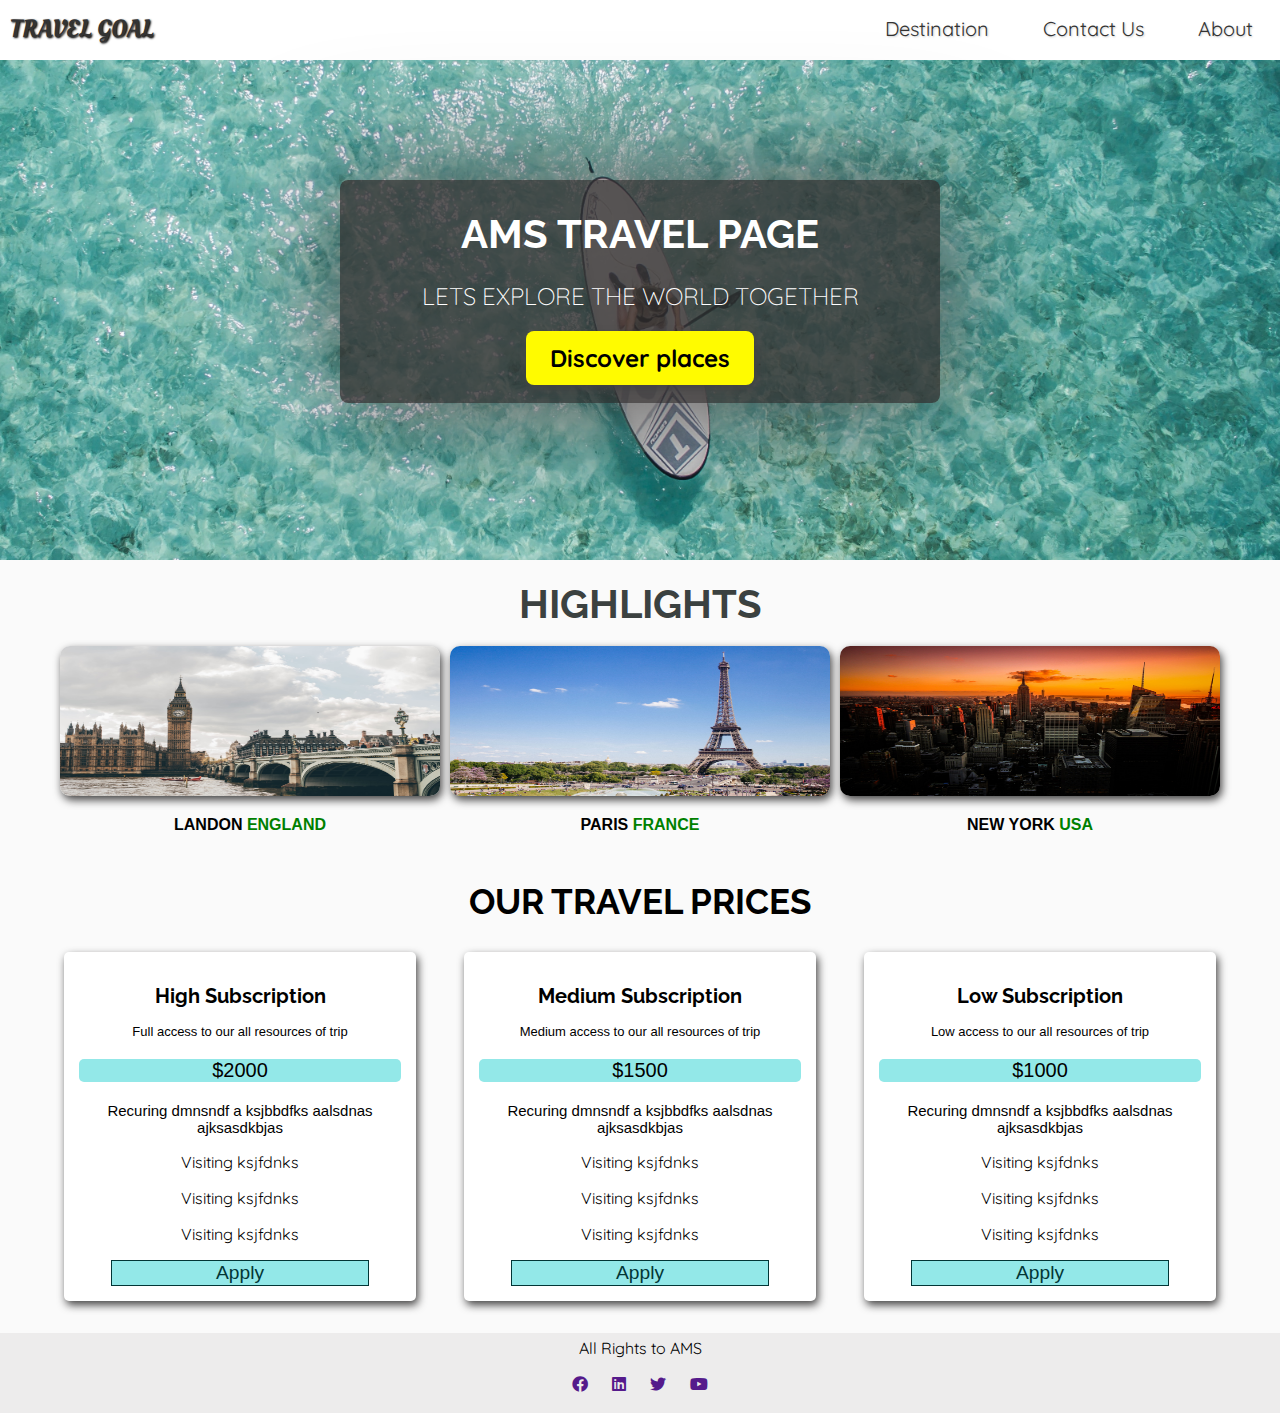
<file: index.html>
<!DOCTYPE html>
<html lang="en">
<head>
    <meta charset="UTF-8">
    <link href="https://fonts.googleapis.com/css2?family=Raleway:wght@700&family=Oleo+Script:wght@700&family=Quicksand:wght@300;500;700&display=swap" rel="stylesheet"/>
    <link rel="stylesheet" href="https://cdnjs.cloudflare.com/ajax/libs/font-awesome/5.15.4/css/all.min.css">
    <meta name="viewport" content="width=device-width, initial-scale=1.0">
    <title>Landing page</title>
    <link rel="stylesheet" href="style.css">
    <script src="/script.js"></script>
</head>

<body>
    <header>
        <div class="page-logo">
            <a href="#">Travel Goal</a>
        </div>
        <nav>
            <ul>
                <li>
                    <a href="places.html">Destination</a>
                </li>
                <li>
                    <a href="contact.html">Contact Us</a>
                </li>
                <li>
                    <a href="about.html">About</a>
                </li>

            </ul>
        </nav>
    </header>

    <main>
        <section class="hero">
            <div class="hero-content">
                <h1>AMS Travel Page </h1>
                <p>Lets explore the world together </p>
                <a href="places.html">Discover places</a>
            </div>                        
        </section>

        <section class="highlights">
            <h1> Highlights </h1>
            <ul class="destinations">
                <li class="destination">
                    <img src="/images/places/london.jpg" alt="">
                    <p>Landon <strong>England</strong></p>
                </li>
                <li class="destination">
                    <img src="/images/places/paris.jpg" alt="">
                    <p>Paris <strong>France</strong></p>
                </li>
                <li class="destination">
                    <img src="/images/places/new-york-city.jpg" alt="">
                    <p>New York <strong>USA</strong></p>
                </li>
            </ul>
        </section>

        <section class="prices">
            <div class="price-text">
                <h1> Our Travel Prices</h1>
            </div>

            <div class="all-cards">
                <div class="prices-card">
                    <div class="card-container">
                        <h2>High Subscription</h2>
                        <p class="card-info">Full access to our all resources of trip </p>
                        <p class="price">$2000</p>
                        <p class="price-info">Recuring dmnsndf a ksjbbdfks  aalsdnas ajksasdkbjas </p>
                    </div>
                    <div class="sub-details">
                        <div class="sub-feature">
                            <div class="icon"></div>
                            <p>Visiting ksjfdnks</p>
                        </div>
                        <div class="sub-feature">
                            <div class="icon"></div>
                            <p>Visiting ksjfdnks</p>
                        </div>
                        <div class="sub-feature">
                            <div class="icon"></div>
                            <p>Visiting ksjfdnks</p>
                        </div>
                    </div>
                    <div class="card-button">
                        <button>Apply</button>
                    </div>
                </div>
                <div class="prices-card">
                    <div class="card-container">
                        <h2>Medium Subscription</h2>
                        <p class="card-info">Medium access to our all resources of trip </p>
                        <p class="price">$1500</p>
                        <p class="price-info">Recuring dmnsndf a ksjbbdfks  aalsdnas ajksasdkbjas </p>
                    </div>
                    <div class="sub-details">
                        <div class="sub-feature">
                            <div class="icon"></div>
                            <p>Visiting ksjfdnks</p>
                        </div>
                        <div class="sub-feature">
                            <div class="icon"></div>
                            <p>Visiting ksjfdnks</p>
                        </div>
                        <div class="sub-feature">
                            <div class="icon"></div>
                            <p>Visiting ksjfdnks</p>
                        </div>
                    </div>
                    <div class="card-button">
                        <button>Apply</button>
                    </div>
                </div>
                <div class="prices-card">
                    <div class="card-container">
                        <h2>Low Subscription</h2>
                        <p class="card-info">Low access to our all resources of trip </p>
                        <p class="price">$1000</p>
                        <p class="price-info">Recuring dmnsndf a ksjbbdfks  aalsdnas ajksasdkbjas </p>
                    </div>
                    <div class="sub-details">
                        <div class="sub-feature">
                            <div class="icon"></div>
                            <p>Visiting ksjfdnks</p>
                        </div>
                        <div class="sub-feature">
                            <div class="icon"></div>
                            <p>Visiting ksjfdnks</p>
                        </div>
                        <div class="sub-feature">
                            <div class="icon"></div>
                            <p>Visiting ksjfdnks</p>
                        </div>
                    </div>
                    <div class="card-button">
                        <button>Apply</button>
                    </div>
                </div>
            </div>
        </section>
    </main>

    <footer class="footer">
        <p>All Rights to AMS</p>
        <div class="social-icons">
            <a href=""><li class="fab fa-facebook"></li></a>
            <a href=""><li class="fab fa-linkedin"></li></a>
            <a href=""><li class="fab fa-twitter"></li></a>
            <a href=""> <li class="fab fa-youtube"></li></a>
        </div>
    </footer>
</body>
</html>
</file>
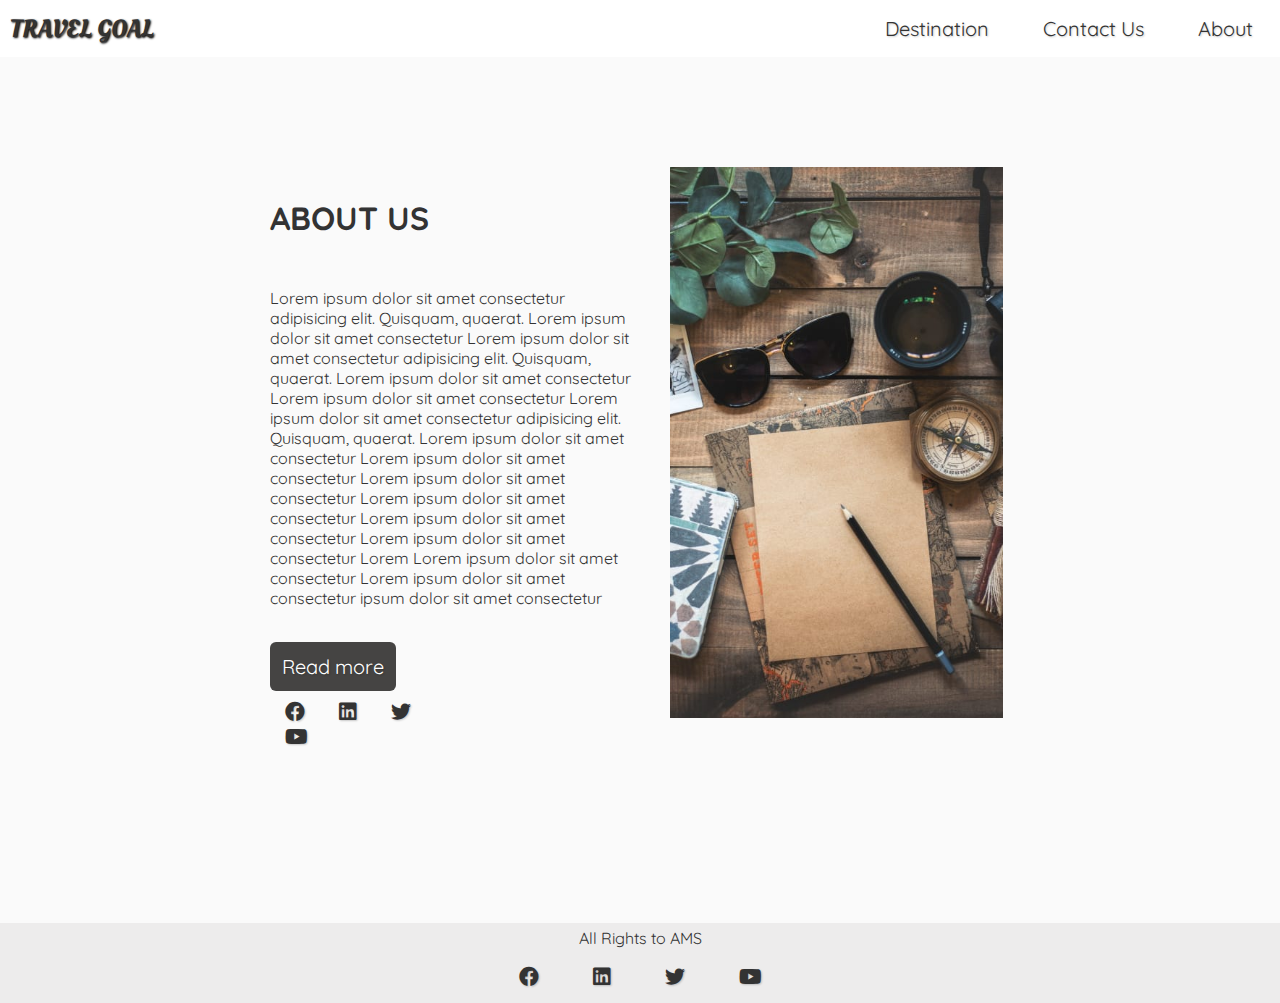
<file: about.html>
<!DOCTYPE html>
<html lang="en">
<head>
    <meta charset="UTF-8">
    <meta name="viewport" content="width=device-width, initial-scale=1.0">
    <link href="https://fonts.googleapis.com/css2?family=Raleway:wght@700&family=Oleo+Script:wght@700&family=Quicksand:wght@300;500;700&display=swap" rel="stylesheet"/>
    <link rel="stylesheet" href="https://cdnjs.cloudflare.com/ajax/libs/font-awesome/5.15.4/css/all.min.css">
    <title>About Us</title>
    <link rel="stylesheet" href="style.css">
    <script src="/script.js"></script>
</head>

<body>
    <header>
        <div class="page-logo">
            <a href="/index.html">Travel Goal</a>
        </div>
        <nav>
            <ul>
                <li>
                    <a href="places.html">Destination</a>
                </li>
                <li>
                    <a href="contact.html">Contact Us</a>
                </li>
                <li>
                    <a href="about.html">About</a>
                </li>
            </ul>
        </nav>
    <div class="about-page">
        <section class="about-us">
            <div class="about-paragraph">
                <div class="about-text">
                    <h1>ABOUT US</h1>
                    <p>Lorem ipsum dolor sit amet consectetur adipisicing elit. Quisquam, quaerat. Lorem ipsum dolor sit amet consectetur
                        Lorem ipsum dolor sit amet consectetur adipisicing elit. Quisquam, quaerat. Lorem ipsum dolor sit amet consectetur
                        Lorem ipsum dolor sit amet consectetur Lorem ipsum dolor sit amet consectetur adipisicing elit. Quisquam, quaerat. 
                        Lorem ipsum dolor sit amet consectetur Lorem ipsum dolor sit amet consectetur Lorem ipsum dolor sit amet consectetur 
                        Lorem ipsum dolor sit amet consectetur Lorem ipsum dolor sit amet consectetur Lorem ipsum dolor sit amet consectetur Lorem 
                        Lorem ipsum dolor sit amet consectetur Lorem ipsum dolor sit amet consectetur  ipsum dolor sit amet consectetur 
                    </p>
                </div>
                <div class="about-social">
                    <div class="read-more">
                        <a href="#">Read more</a>
                    </div>
                    
                    <div class="about-social-icons">
                        <a href=""><li class="fab fa-facebook"></li></a>
                        <a href=""><li class="fab fa-linkedin"></li></a>
                        <a href=""><li class="fab fa-twitter"></li></a>
                        <a href=""> <li class="fab fa-youtube"></li></a>
                    </div>
    
                </div>
            </div>
            
            <div class="about-img">
                <img src="/images/travelGoal.jpg" alt="">
            </div>
        </section>
    </div>
    
    <footer class="footer">
        <p>All Rights to AMS</p>
        <div class="social-icons">
            <a href=""><li class="fab fa-facebook"></li></a>
            <a href=""><li class="fab fa-linkedin"></li></a>
            <a href=""><li class="fab fa-twitter"></li></a>
            <a href=""> <li class="fab fa-youtube"></li></a>
        </div>
    </footer>
</body>
</html>
</file>
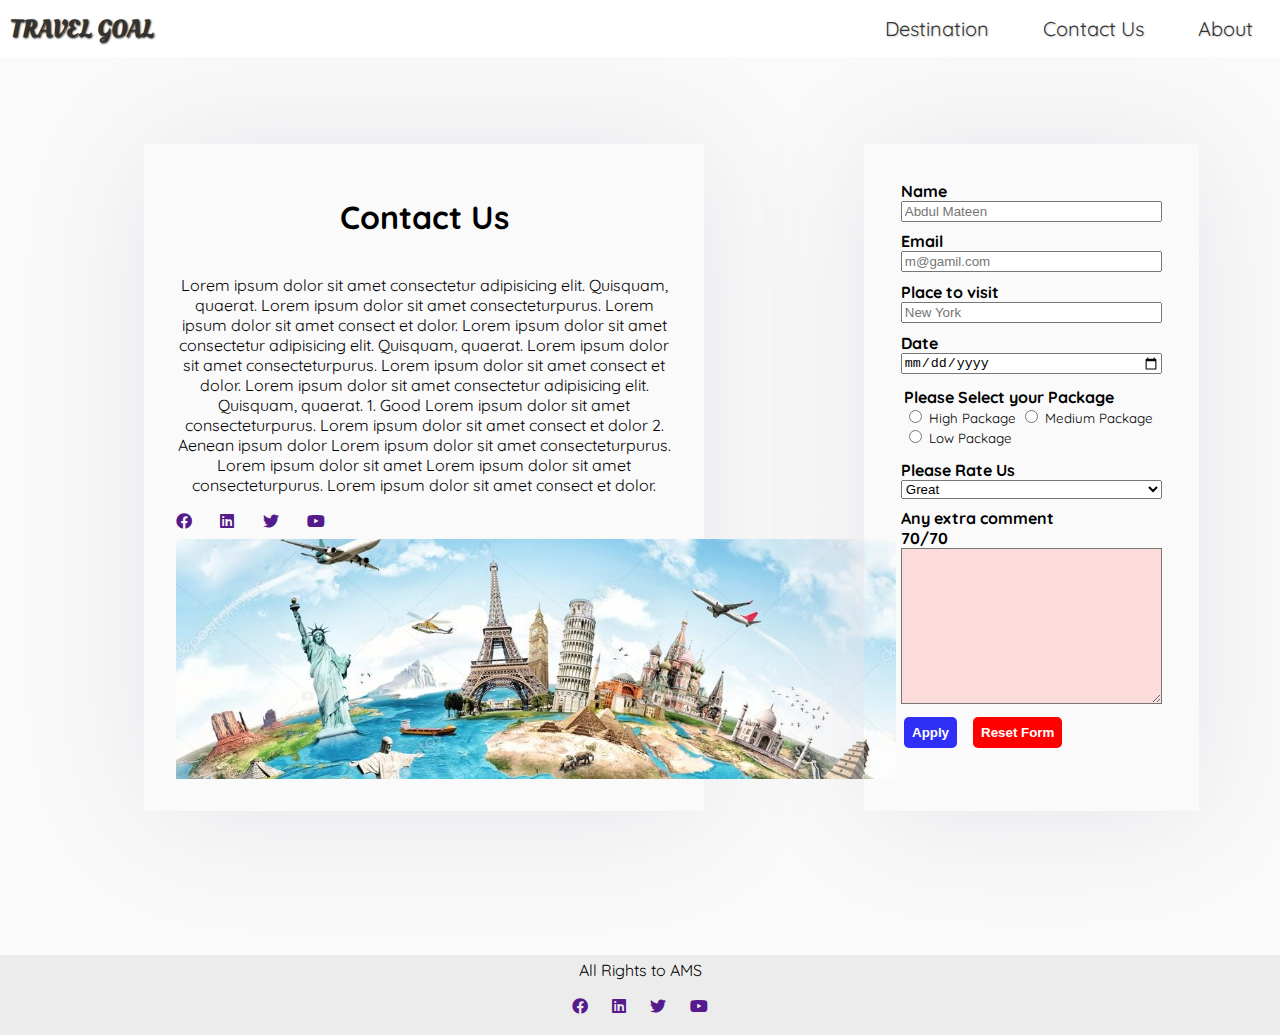
<file: contact.html>
<!DOCTYPE html>
<html lang="en">
<head>
    <meta charset="UTF-8">
    <link href="https://fonts.googleapis.com/css2?family=Raleway:wght@700&family=Oleo+Script:wght@700&family=Quicksand:wght@300;500;700&display=swap" rel="stylesheet"/>
    <link rel="stylesheet" href="https://cdnjs.cloudflare.com/ajax/libs/font-awesome/5.15.4/css/all.min.css">
    <meta name="viewport" content="width=device-width, initial-scale=1.0">
    <title>Contact US </title>
    <link rel="stylesheet" href="style.css">
</head>
<body>
    <header>
        <div class="page-logo">
            <a href="/index.html">Travel Goal</a>
        </div>
        <nav>
            <ul>
                <li>
                    <a href="places.html">Destination</a>
                </li>
                <li>
                    <a href="contact.html">Contact Us</a>
                </li>
                <li>
                    <a href="about.html">About</a>
                </li>

            </ul>
        </nav>
    </header>

    <section class="contact-us">
        <div class="contact-us-content">
            <div class="contact-all-text">
                <h1>Contact Us</h1>
                <div class="">
                    <p>Lorem ipsum dolor sit amet consectetur adipisicing elit. Quisquam, quaerat.
                         Lorem ipsum dolor sit amet consecteturpurus. Lorem ipsum dolor sit amet consect et dolor.
                         Lorem ipsum dolor sit amet consectetur adipisicing elit. Quisquam, quaerat.
                         Lorem ipsum dolor sit amet consecteturpurus. Lorem ipsum dolor sit amet consect et dolor.
                         Lorem ipsum dolor sit amet consectetur adipisicing elit. Quisquam, quaerat.
                         1. Good 
                                Lorem ipsum dolor sit amet consecteturpurus. Lorem ipsum dolor sit amet consect et dolor   
                        2. Aenean ipsum dolor
                                Lorem ipsum dolor sit amet consecteturpurus. Lorem ipsum dolor sit amet
                         Lorem ipsum dolor sit amet consecteturpurus. Lorem ipsum dolor sit amet consect et dolor.
                        </p>
                </div>
                <div class="contact-social-icons">
                    <a href=""><li class="fab fa-facebook"></li></a>
                    <a href=""><li class="fab fa-linkedin"></li></a>
                    <a href=""><li class="fab fa-twitter"></li></a>
                    <a href=""> <li class="fab fa-youtube"></li></a>
                </div>
                <div class="contact-img">
                    <img src="/images/contact us.jpg" alt="">
                </div>
            </div>

            <div class="contact-us-form">
                <form action="" method="GET">
                    <div class="form-element">
                        <label for="name">Name</label>
                        <input type="text" name="name" id="name" required placeholder="Abdul Mateen">
                    </div>

                    <div class="form-element">
                        <label for="email">Email</label>
                        <input type="email" name="email" id="email" required placeholder="m@gamil.com">
                    </div>

                    <div class="form-element"> 
                        <label for="place">Place to visit</label>
                        <input type="text" name="place" id="place" required placeholder="New York">
                    </div>

                    <div class="form-element"> 
                        <label for="date">Date</label>
                        <input type="date" name="date" id="date" required min="2000-01-01" max="2030-01-01">
                    </div>

                    <div class="form-element-radio">
                        <label for="">Please Select your Package</label><br>
                        <input type="radio" name="Package-type" id="high-package" required>
                        <label class="radio-choice" for="high-package">High Package</label>
                        
                        <input type="radio" name="Package-type" id="medium-package" required>
                        <label class="radio-choice" for="medium-package">Medium Package </label>
                        
                        <input type="radio" name="Package-type" id="low-package" required>
                        <label class="radio-choice" for="low-package">Low Package </label>
                    </div>

                    <div class="form-element">
                        <label for="rate-us">Please Rate Us</label>
                        <select name="rate-us" id="rate-us">
                            <option value="Great">Great</option>
                            <option value="Medium">Medium</option>
                            <option value="Low">Low</option>
                        </select>
                    </div>

                    <div class="form-element">
                        <label for="user-comment">Any extra comment</label>
                        <span id="remain-text">
                            <span id="remainingText">70</span>/70
                        </span>
                        <textarea class="textarea-warning" name="user-comment" id="user-comment" cols="30" rows="10">
                        </textarea>
                    </div>
                    
                    <div class="form-element-button">
                        <button class="submit-btn" type="submit">Apply</button><br>
                        <button class="reset-btn" type="reset">Reset Form</button>
                    </div>
                </form>
            </div>
        </div>
    </section>
    
    <footer class="footer">
        <p>All Rights to AMS</p>
        <div class="social-icons">
            <a href=""><li class="fab fa-facebook"></li></a>
            <a href=""><li class="fab fa-linkedin"></li></a>
            <a href=""><li class="fab fa-twitter"></li></a>
            <a href=""> <li class="fab fa-youtube"></li></a>
        </div>
    </footer>

    <script src="script.js"></script>
</body>
</html>
</file>
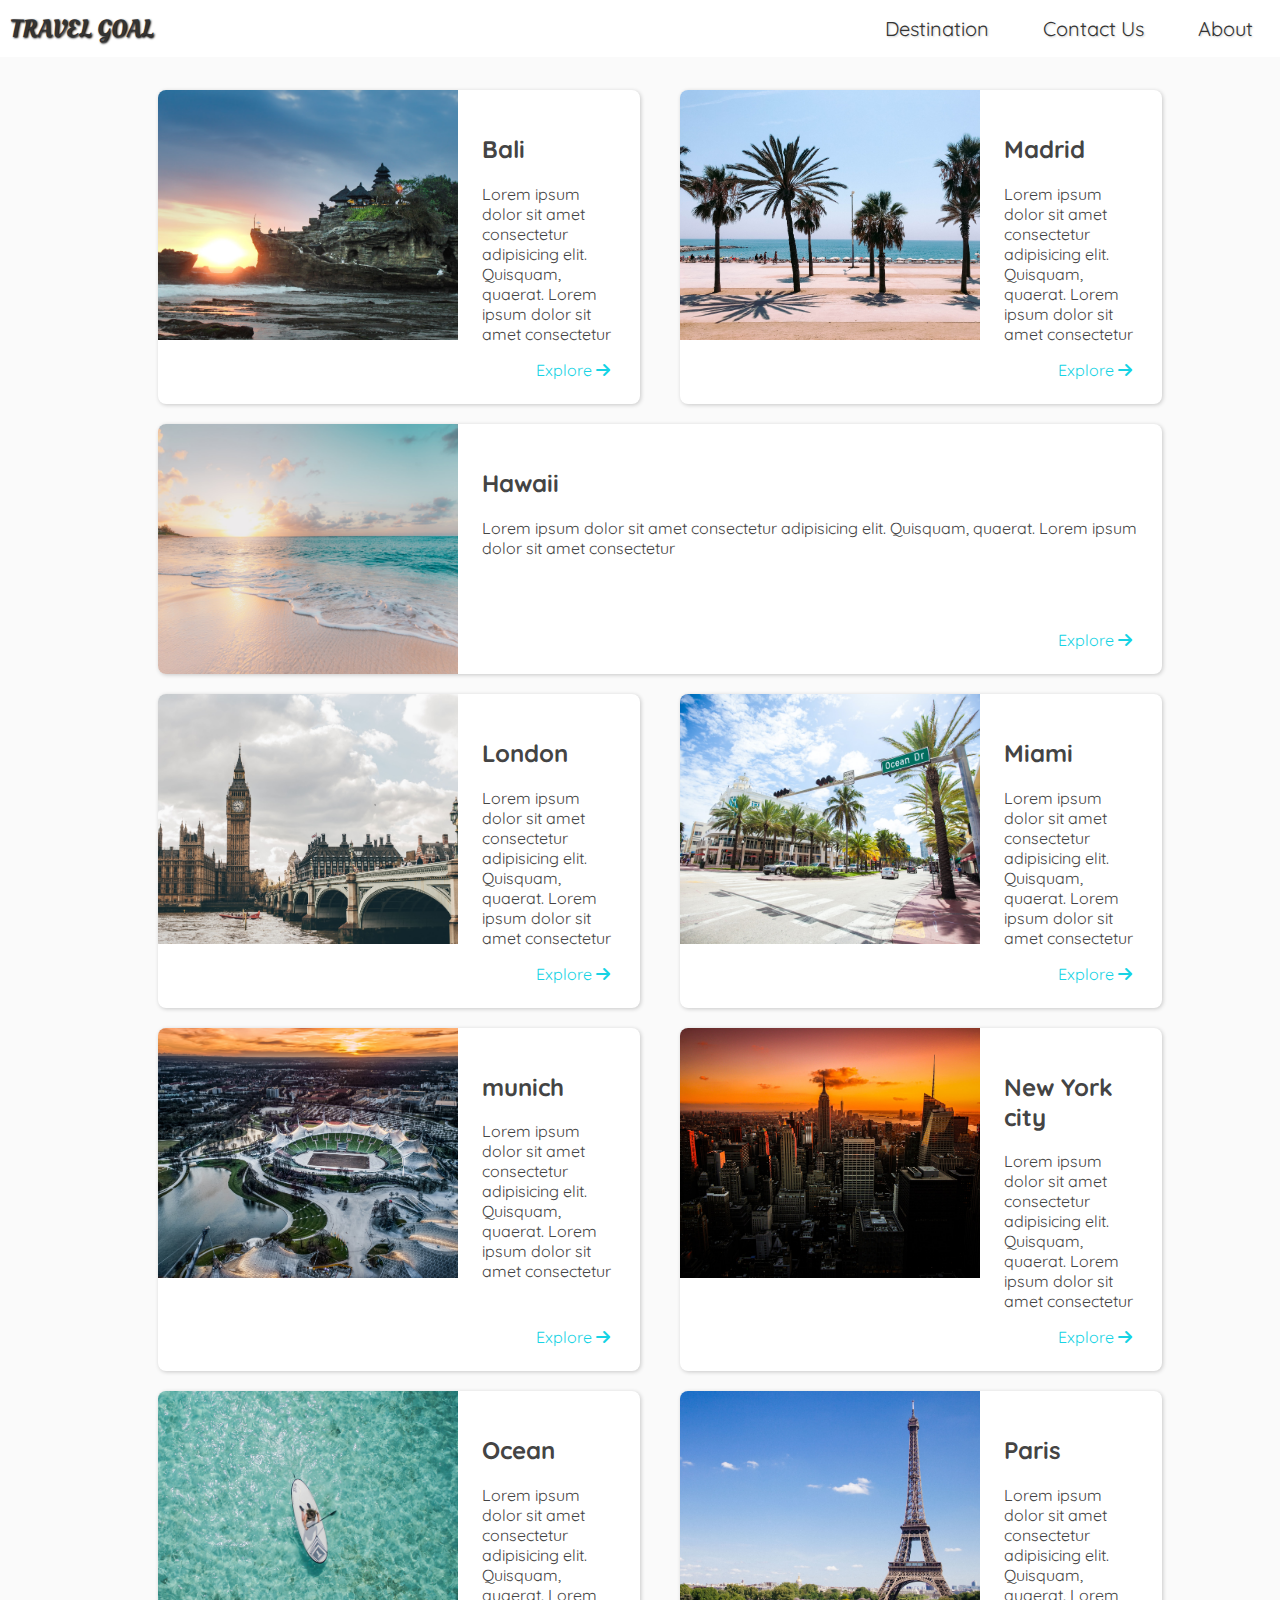
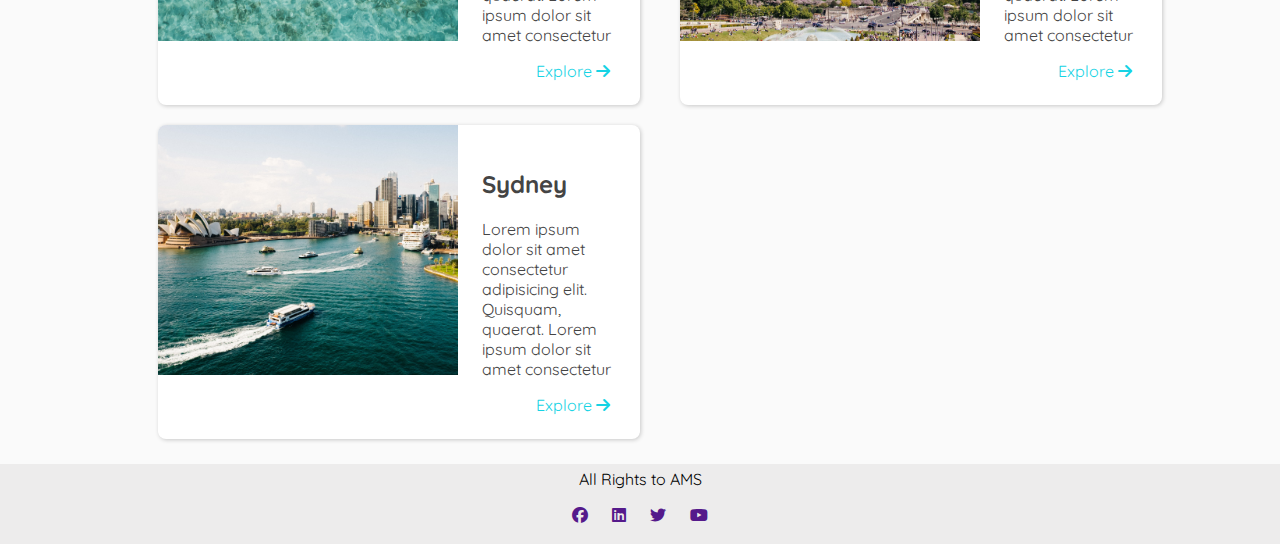
<file: places.html>
<!DOCTYPE html>
<html lang="en">
<head>
    <meta charset="UTF-8">
    <link href="https://fonts.googleapis.com/css2?family=Raleway:wght@700&family=Oleo+Script:wght@700&family=Quicksand:wght@300;500;700&display=swap" rel="stylesheet"/>
    <link rel="stylesheet" href="https://cdnjs.cloudflare.com/ajax/libs/font-awesome/6.5.0/css/all.min.css">
    <meta name="viewport" content="width=device-width, initial-scale=1.0">
    <title>Places to visit</title>
    <link rel="stylesheet" href="style.css">
    <script src="/script.js"></script>
</head>

<body>
    <header>
        <div class="page-logo">
            <a href="/index.html">Travel Goal</a>
        </div>
        <nav>
            <ul>
                <li>
                    <a href="places.html">Destination</a>
                </li>
                <li>
                    <a href="contact.html">Contact Us</a>
                </li>
                <li>
                    <a href="about.html">About</a>
                </li>
            </ul>
        </nav>
    </header>
    
    <main class="places">
        <ul>
            <li>
                <img src="/images/places/bali.jpg" alt="">
                <div class="item-content">
                    <div>
                        <h2>Bali</h2>
                    <p>
                        Lorem ipsum dolor sit amet consectetur adipisicing elit. Quisquam, quaerat.
                        Lorem ipsum dolor sit amet consectetur
                    </p>
                    </div>
                    
                    <div class="actions">
                        <a href="https://en.wikipedia.org/wiki/bali">Explore <i class="fa-solid fa-arrow-right"></i> </a>
                    </div>
                </div>
            </li>
            <li>
                <img src="/images/places/barcelona.jpg" alt="">
                <div class="item-content">
                    <div>
                        <h2>Madrid</h2>
                    <p>
                        Lorem ipsum dolor sit amet consectetur adipisicing elit. Quisquam, quaerat. 
                        Lorem ipsum dolor sit amet consectetur
                    </p>
                    </div>
                    <div class="actions">
                        <a href="https://en.wikipedia.org/wiki/Madrid">Explore <i class="fa-solid fa-arrow-right"></i> </a>
                    </div>
                </div>
            </li>
            <li>
                <img src="/images/places/hawaii.jpg" alt="">
                <div class="item-content">
                    <div>
                        <h2>Hawaii</h2>
                    <p>
                        Lorem ipsum dolor sit amet consectetur adipisicing elit. Quisquam, quaerat. 
                        Lorem ipsum dolor sit amet consectetur
                    </p>
                    </div>
                    <div class="actions">
                        <a href="https://en.wikipedia.org/wiki/hawaii">Explore <i class="fa-solid fa-arrow-right"></i> </a>
                    </div>
                </div>
            </li>
            <li>
                <img src="/images/places/london.jpg" alt="">
                <div class="item-content">
                    <div>
                        <h2>London</h2>
                    <p>
                        Lorem ipsum dolor sit amet consectetur adipisicing elit. Quisquam, quaerat. 
                        Lorem ipsum dolor sit amet consectetur
                    </p>
                    </div>
                    <div class="actions">
                        <a href="https://en.wikipedia.org/wiki/london">Explore <i class="fa-solid fa-arrow-right"></i> </a>
                    </div>
                </div>
            </li>
            <li>
                <img src="/images/places/miami.jpg" alt="">
                <div class="item-content">
                    <div>
                        <h2>Miami</h2>
                    <p>
                        Lorem ipsum dolor sit amet consectetur adipisicing elit. Quisquam, quaerat. 
                        Lorem ipsum dolor sit amet consectetur
                    </p>
                    </div>
                    <div class="actions">
                        <a href="https://en.wikipedia.org/wiki/miami">Explore <i class="fa-solid fa-arrow-right"></i> </a>
                    </div>
                </div>
            </li>
            <li>
                <img src="/images/places/munich.jpg" alt="">
                <div class="item-content">
                    <div>
                        <h2>munich</h2>
                    <p>
                        Lorem ipsum dolor sit amet consectetur adipisicing elit. Quisquam, quaerat. 
                        Lorem ipsum dolor sit amet consectetur
                    </p>
                    </div>
                    <div class="actions">
                        <a href="https://en.wikipedia.org/wiki/munich">Explore <i class="fa-solid fa-arrow-right"></i> </a>
                    </div>
                </div>
            </li>
            <li>
                <img src="/images/places/new-york-city.jpg" alt="">
                <div class="item-content">
                    <div>
                        <h2>New York city</h2>
                    <p>
                        Lorem ipsum dolor sit amet consectetur adipisicing elit. Quisquam, quaerat. 
                        Lorem ipsum dolor sit amet consectetur
                    </p>
                    </div>
                    <div class="actions">
                        <a href="https://en.wikipedia.org/wiki/new-york-city">Explore <i class="fa-solid fa-arrow-right"></i> </a>
                    </div>
                </div>
            </li>
            <li>
                <img src="/images/places/ocean.jpg" alt="">
                <div class="item-content">
                    <div>
                        <h2>Ocean</h2>
                    <p>
                        Lorem ipsum dolor sit amet consectetur adipisicing elit. Quisquam, quaerat. 
                        Lorem ipsum dolor sit amet consectetur
                    </p>
                    </div>
                    <div class="actions">
                        <a href="https://en.wikipedia.org/wiki/ocean">Explore <i class="fa-solid fa-arrow-right"></i> </a>
                    </div>
                </div>
            </li>
            <li>
                <img src="/images/places/paris.jpg" alt="">
                <div class="item-content">
                    <div>
                        <h2>Paris</h2>
                    <p>
                        Lorem ipsum dolor sit amet consectetur adipisicing elit. Quisquam, quaerat. 
                        Lorem ipsum dolor sit amet consectetur
                    </p>
                    </div>
                    <div class="actions">
                        <a href="https://en.wikipedia.org/wiki/paris">Explore <i class="fa-solid fa-arrow-right"></i> </a>
                    </div>
                </div>
            </li>
            <li>
                <img src="/images/places/sydney.jpg" alt="">
                <div class="item-content">
                    <div>
                        <h2>Sydney</h2>
                    <p>
                        Lorem ipsum dolor sit amet consectetur adipisicing elit. Quisquam, quaerat. 
                        Lorem ipsum dolor sit amet consectetur
                    </p>
                    </div>
                    <div class="actions">
                        <a href="https://en.wikipedia.org/wiki/sydney">Explore <i class="fa-solid fa-arrow-right"></i> </a>
                    </div>
                </div>
            </li>
        </ul>
    </main>



    <footer class="footer">
        <p>All Rights to AMS</p>
        <div class="social-icons">
            <a href=""><li class="fab fa-facebook"></li></a>
            <a href=""><li class="fab fa-linkedin"></li></a>
            <a href=""><li class="fab fa-twitter"></li></a>
            <a href=""> <li class="fab fa-youtube"></li></a>
        </div>
    </footer>
</body>
</html>
</file>
<file: style.css>
body {
    font-family: "Quicksand", sans-serif;
    margin: 0;
}


/* ------------------------------*/
/* Header section CSS code  */
/* ------------------------------*/

header{
    /* background-color: #f5f5f5;  Light gray */
    background-color: white;
    color: #333333; /* Dark gray */
    display: flex;
    flex-direction: row;
    flex-wrap: wrap;
    justify-content: space-between;
    align-items: center;
    position: absolute;
    top: 0;
    left: 0;
    width: 100%;
    box-sizing: border-box;
}

.page-logo a{
    padding: 10px;
    font-family: "Oleo Script", sans-serif;
    color: #333333;
    font-size: 25px;
    text-decoration: none;
    text-transform: uppercase;
    text-shadow: 1px 1px 2px rgba(0, 0, 0);
}

header ul {
    display:flex;
    flex-direction: row;
}

header li{
    list-style-type: none;
    padding: 0px 15px;
}

header a {
    color: #333333;
    text-decoration: none;
    font-size: 20px;
    padding: 12px;
    text-shadow: 1px 1px 2px rgba(0, 0, 0, 0.2);
    border-radius: 6px;
}

header a:hover{
    background-color: #e3e3e3; 
    color: #333333; 
    transition: background-color 0.8s ease, color 0.5s ease; 
}

/* ------------------------------*/
/* Hero Section CSS code  */
/* ------------------------------*/

.hero{
    margin-top: 60px;
    height: 500px;
    background-image: url("/images/places/ocean.jpg");
    background-position: center;
    background-size: cover;
    justify-content: center;
}

.hero-content{
    width: 600px;
    background-color: rgba(51, 47, 47, 0.8);
    box-shadow: 2px 4px 8pc rgb(68, 67, 67);
    border-radius: 8px;
    text-align: center;
    padding: 30px 0px;
    margin: 0 auto;
    position: relative;
    top: 120px;
}

.hero-content h1{
    color: white;
    text-transform: uppercase;
    font-size: 40px;
    font-family: "Raleway", sans-serif;
    margin: 0;
}

.hero-content p{
    color: white;
    text-transform: uppercase;
    font-size: 24px;
    font-weight: 300;
    margin-bottom: 32px;
}

.hero-content a {
    text-decoration: none;
    background-color: rgb(255, 251, 0);
    padding: 12px 24px;
    color: black;
    font-size: 24px;
    font-weight: bold;
    border-radius: 8px;
    box-shadow: 2px 4px 8px rgb(68, 67, 67);
}

.hero-content a:hover {
    background-color: rgb(255, 238, 0);
}

/* ------------------------------*/
/* Highlights section CSS code  */
/* ------------------------------*/


.highlights {
    background-color:#fafafa;
    /* background: linear-gradient(0deg, rgb(227, 255, 253), rgba(202, 243, 240)); */
    padding: 10px;
}

.highlights h1 {    
    font-family: "Raleway", sans-serif;
    text-transform: uppercase;
    font-size: 40px;
    color: rgb(59, 65, 64);
    text-align: center;
    margin: 0px;
    padding-top: 10px;
}

.destinations {
    list-style-type: none;
    display: flex;
    flex-direction: row;
    flex-wrap: wrap;
    justify-content: space-between;
    padding: 3px 50px;
}

.destination img {
    border-radius: 10px;
    width: 380px;
    height: 150px;
    margin-bottom: 0px;
    box-shadow: 2px 4px 8px rgb(68, 67, 67);
}

.destination p{
    color:black;
    text-transform: uppercase;
    font-weight: bold;
    font-family: 'Franklin Gothic Medium', 'Arial Narrow', Arial, sans-serif;
    align-items: center;
    text-align: center;
}

.destination p strong {
    color: green;
}


/* ------------------------------*/
/* Prices Section CSS code  */
/* ------------------------------*/

.prices{
    background-color:#fafafa;
    display: flex;
    flex-direction: column;
    justify-content: space-between;
    padding: 0 4rem 2rem 4rem;
    text-align: center;
}

.all-cards{
    /* display: flex;
    flex-direction: row;
    flex-wrap: wrap; */
    /* justify-content: space-between; */
    display: grid;
    grid-template-columns: auto auto auto; 
    column-gap: 3rem;
}

.prices-card:hover{
    cursor: pointer;
}

.prices-card{
    background-color:white;
    border-radius: 5px;
    box-shadow: 2px 4px 8px rgb(68, 67, 67);
    padding: 15px;
}

.price-text h1{
    text-transform: uppercase;
    font-size: 35px;
    font-family: "Raleway", sans-serif;
    margin: 2px 0px 30px 0px;
}

.prices-card h2{
    font-family: "Raleway", sans-serif;
    font-size: 20px ;
}

.card-info {
    font-family: 'Franklin Gothic Medium', 'Arial Narrow', Arial, sans-serif;
    font-size: 13px;
}

.price{
    font-family: 'Franklin Gothic Medium', 'Arial Narrow', Arial, sans-serif;
    background-color:rgb(147, 232, 232);
    border-radius: 5px;
    font-size: 20px ;
}

.price-info{
    font-family: 'Franklin Gothic Medium', 'Arial Narrow', Arial, sans-serif;
    font-size: 15px;
}

.card-button button{
    background-color: rgb(147, 232, 232);
    font-family: 'Franklin Gothic Medium', 'Arial Narrow', Arial, sans-serif;
    color: rgb(2, 54, 54);;
    font-size: larger;
    width: 80%;
    border: 1px solid;
}

/* ------------------------------*/
/* Footer section codes  */
/* ------------------------------*/


.footer{
    background-color:#edecec;
    width: 100%;
    height: 70px;
    padding-top: 0px;
    padding-bottom: 10px;
    margin-top: 0px;
}

.footer p {
    text-align: center;
    margin-top: 0px;
    padding-top: 5px;
}

.social-icons {
    text-align: center;
    width: 100%;
}

.social-icons a{
    padding: 0px 10px;
}

/* ------------------------------*/
/* Places page CSS code  */
/* ------------------------------*/

.places {
    background-color:#fafafa;
    /* background: linear-gradient(30deg, rgb(77, 77, 77), rgb(58, 58,58)); */
    color: rgb(68, 68, 68);
    padding: 10px 0px;
}

.places ul {
    width: 80%;
    margin: 0 auto 15px auto;
    display: grid;
    grid-template-columns: 1fr 1fr;
    gap: 20px 20px;
    margin-top: 80px;
}

.places li:nth-of-type(3) {
    grid-column: 1 / span 2;
}

.places li {
    display: flex;
    background-color: white;
    margin: 0 10px;
    box-shadow: 1px 1px 4px rgba(0, 0, 0, 0.2);
    border-radius: 8px;
    overflow: hidden;
}

.places li img {
    width: 300px;
    height: 250px;
    object-fit: cover;
}

.item-content{
    padding: 24px;
    display: flex;
    flex-direction: column;
    justify-content: space-between;
}

.actions{
    text-align: right;
}

.actions a{
    text-decoration: none;
    padding: 6px;
    color: rgb(22, 211, 228);
    border-radius: 5px;
}
.actions a:hover{
    background-color: rgb(235, 253 , 255);
}

/* ------------------------------*/
/* About page CSS code  */
/* ------------------------------*/

.about-page{
    background-color:#fafafa;
    /* background-color: #ecebeb;    */
}

.about-us{
    display: flex;
    flex-direction: row;
    justify-content: space-between;
    margin: 100px 250px 12% 250px;
    /* background-color: #f5f5f5; */
}

.about-paragraph{
    width: 50%;
    height: 50%;
    padding: 20px;
}

.about-text p{
    margin-top: 50px;
}

.about-social{
    display: flex;
    flex-direction: column;
}

.read-more{
    margin-top: 30px;
}

.read-more a {
    background-color: rgb(69, 68, 67);
    color: white;
}

.about-social-icons{
    margin-top: 20px;
    width: 50%;
}

.about-social-icons a{
    padding: 0px; 
}

.about-img{
    width: 50%;
}

.about-img img {
    padding: 10px;
    width: 90%;
    height: 90%;
    object-fit: cover;
}


/* ------------------------------*/
/* Contact US page CSS code  */
/* ------------------------------*/

.contact-us{
    background-color:#fafafa;
    padding: 6rem;
}


.contact-us-content{
    display: flex;
    flex-direction: row;
    padding: 3rem;
    border-radius: 5px;
}

.contact-all-text{
    width: 50%;
    padding: 2rem;
    display: flex;
    flex-direction: column;
    text-align: center;
    box-shadow: 2px 4px 8pc rgb(229, 229, 234);
}

.contact-social-icons{
    width: 30%;
    display: flex;
    flex-direction: row;
    justify-content: space-between;
    padding-bottom: 0.5rem;
}

.contact-img{
    width: 45rem;
    height: 15rem;
}

.contact-img img{
    width: 100%;
    height: 100%;
    object-fit: cover;   
}

.contact-us-form{
    width: 40%;
    padding: 2rem;
    margin-left: 10rem;
    box-shadow: 2px 4px 8pc rgb(229, 229, 234);
}

.contact-us-form{
    display: flex;
    flex-direction: column;
    justify-content: space-between;
}

.form-element{
    display: flex;
    flex-direction: column;
    padding: 0.3rem;
    font-weight: bold;
}

.form-element-radio{
    padding: 0.5rem;
    font-weight: bold;
}

.radio-choice{
    font-size: smaller;
    font-weight: normal;
}

.form-element-input{
    padding: 0.5rem;
}

textarea{
    /* resize: none; */
}
.form-element-button{
    display: flex;
    flex-direction: row;
    padding: 0.5rem;
}

.form-element-button button{
    border: none;
    color: white;
    font-weight: bold;
    margin: 0rem 1rem 0rem 0rem;
    border-radius: 5px;
    padding: 0.5rem;
}

.submit-btn{
    background-color: rgb(47, 47, 248);
}

.reset-btn{
    background-color: red;
}

.textarea-warning{
    background-color: rgb(252, 219, 219);
}
</file>
